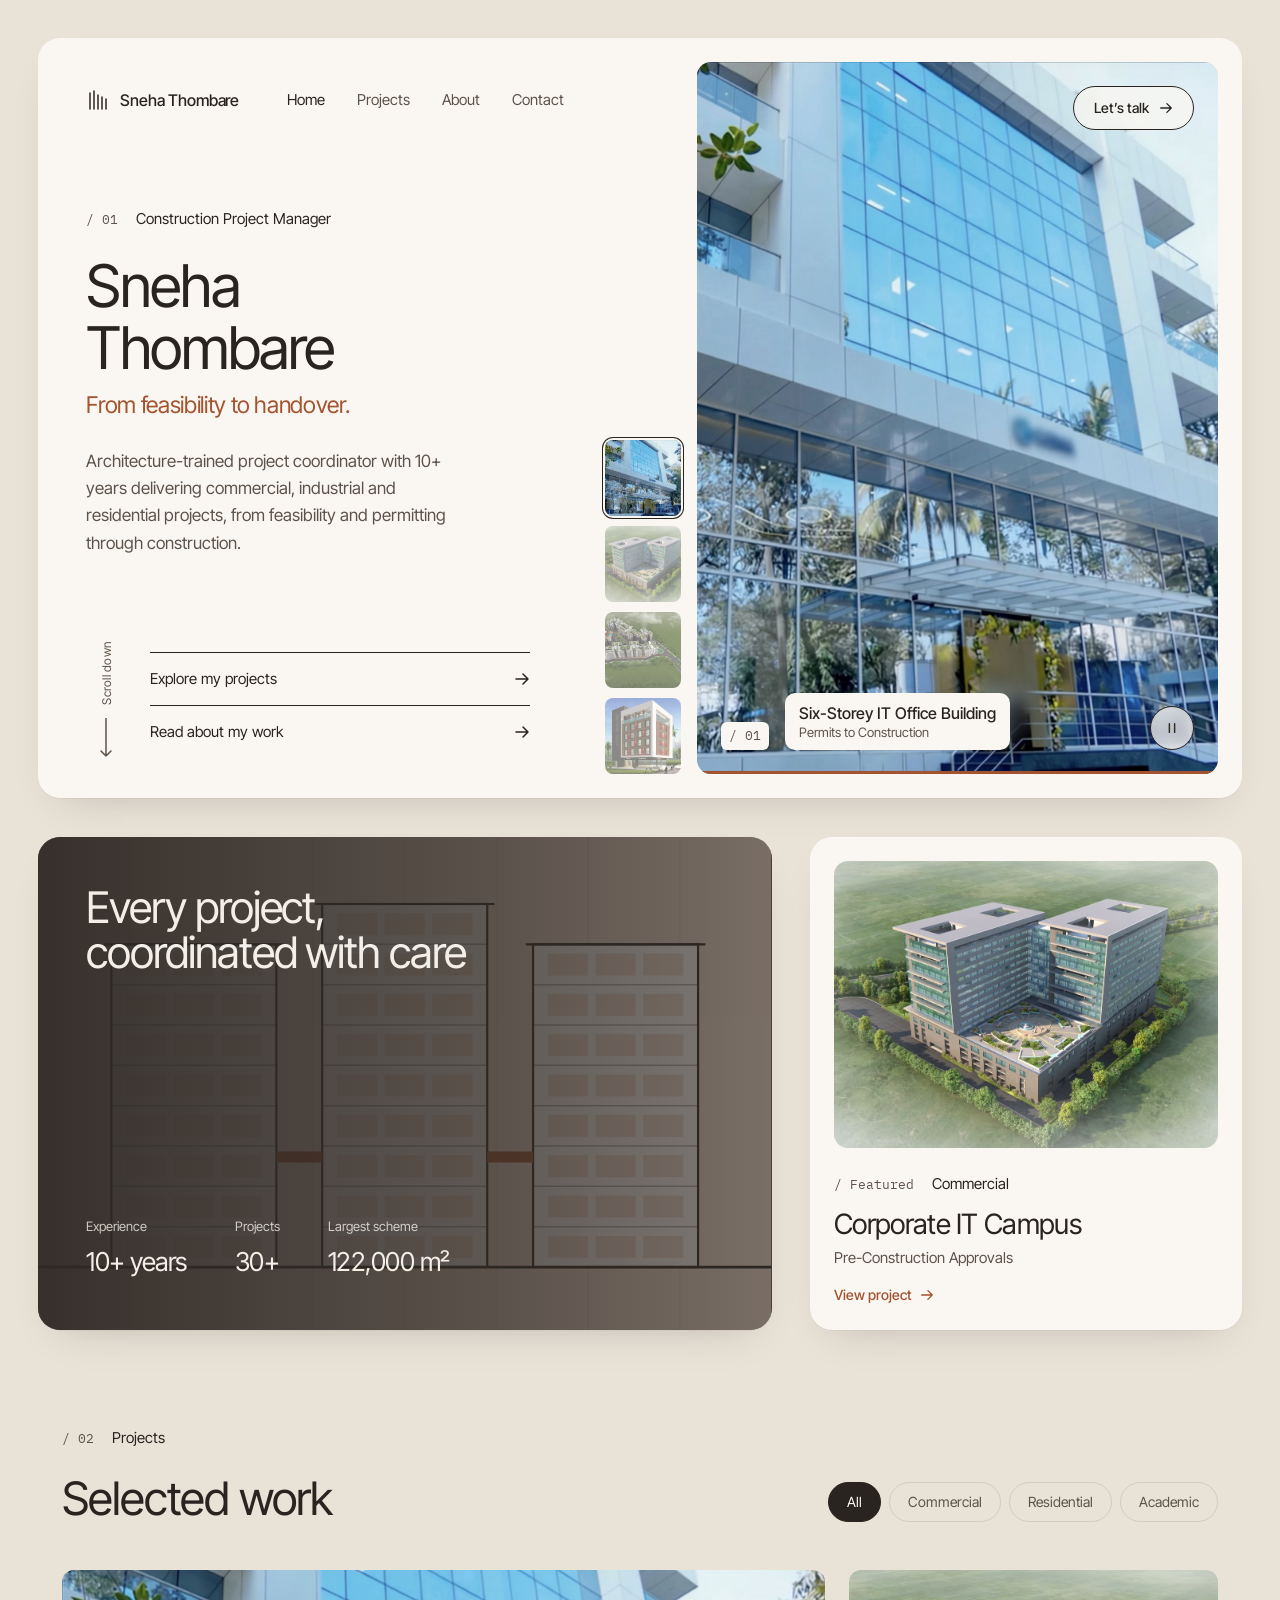
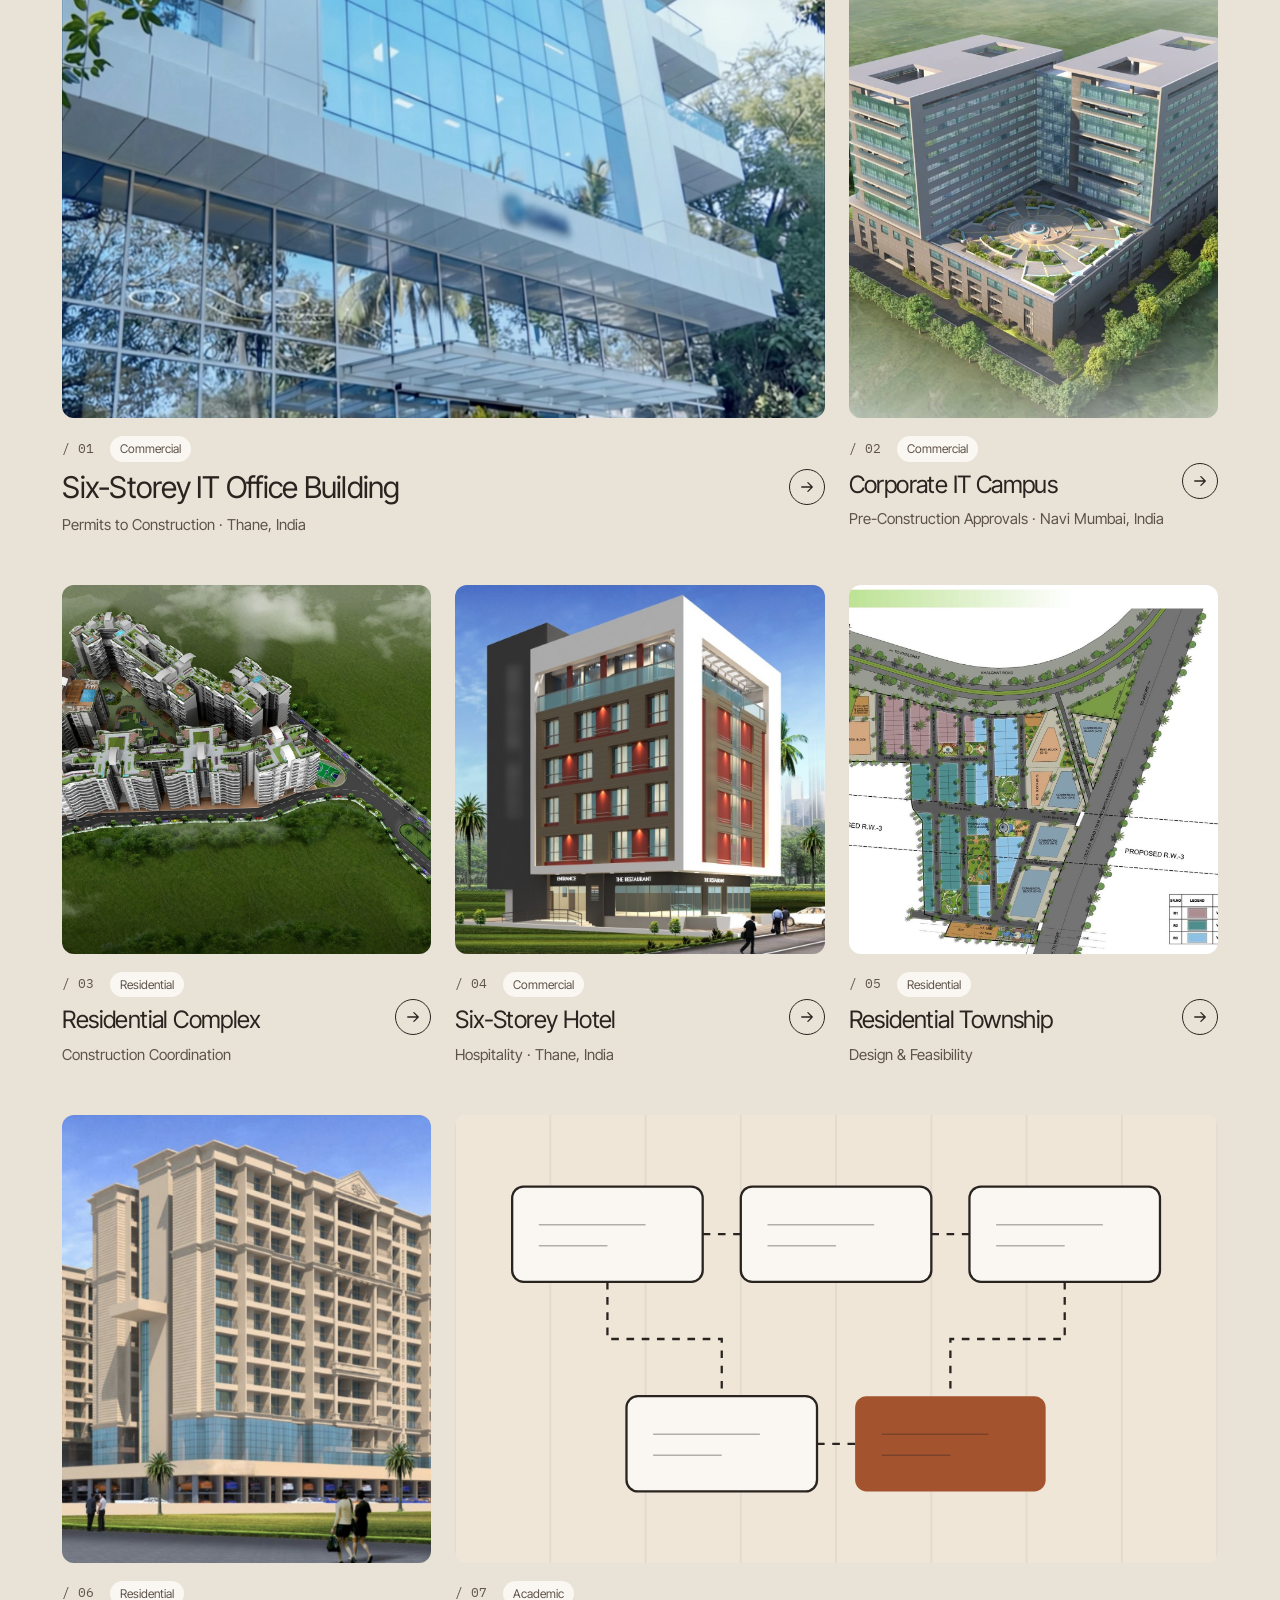
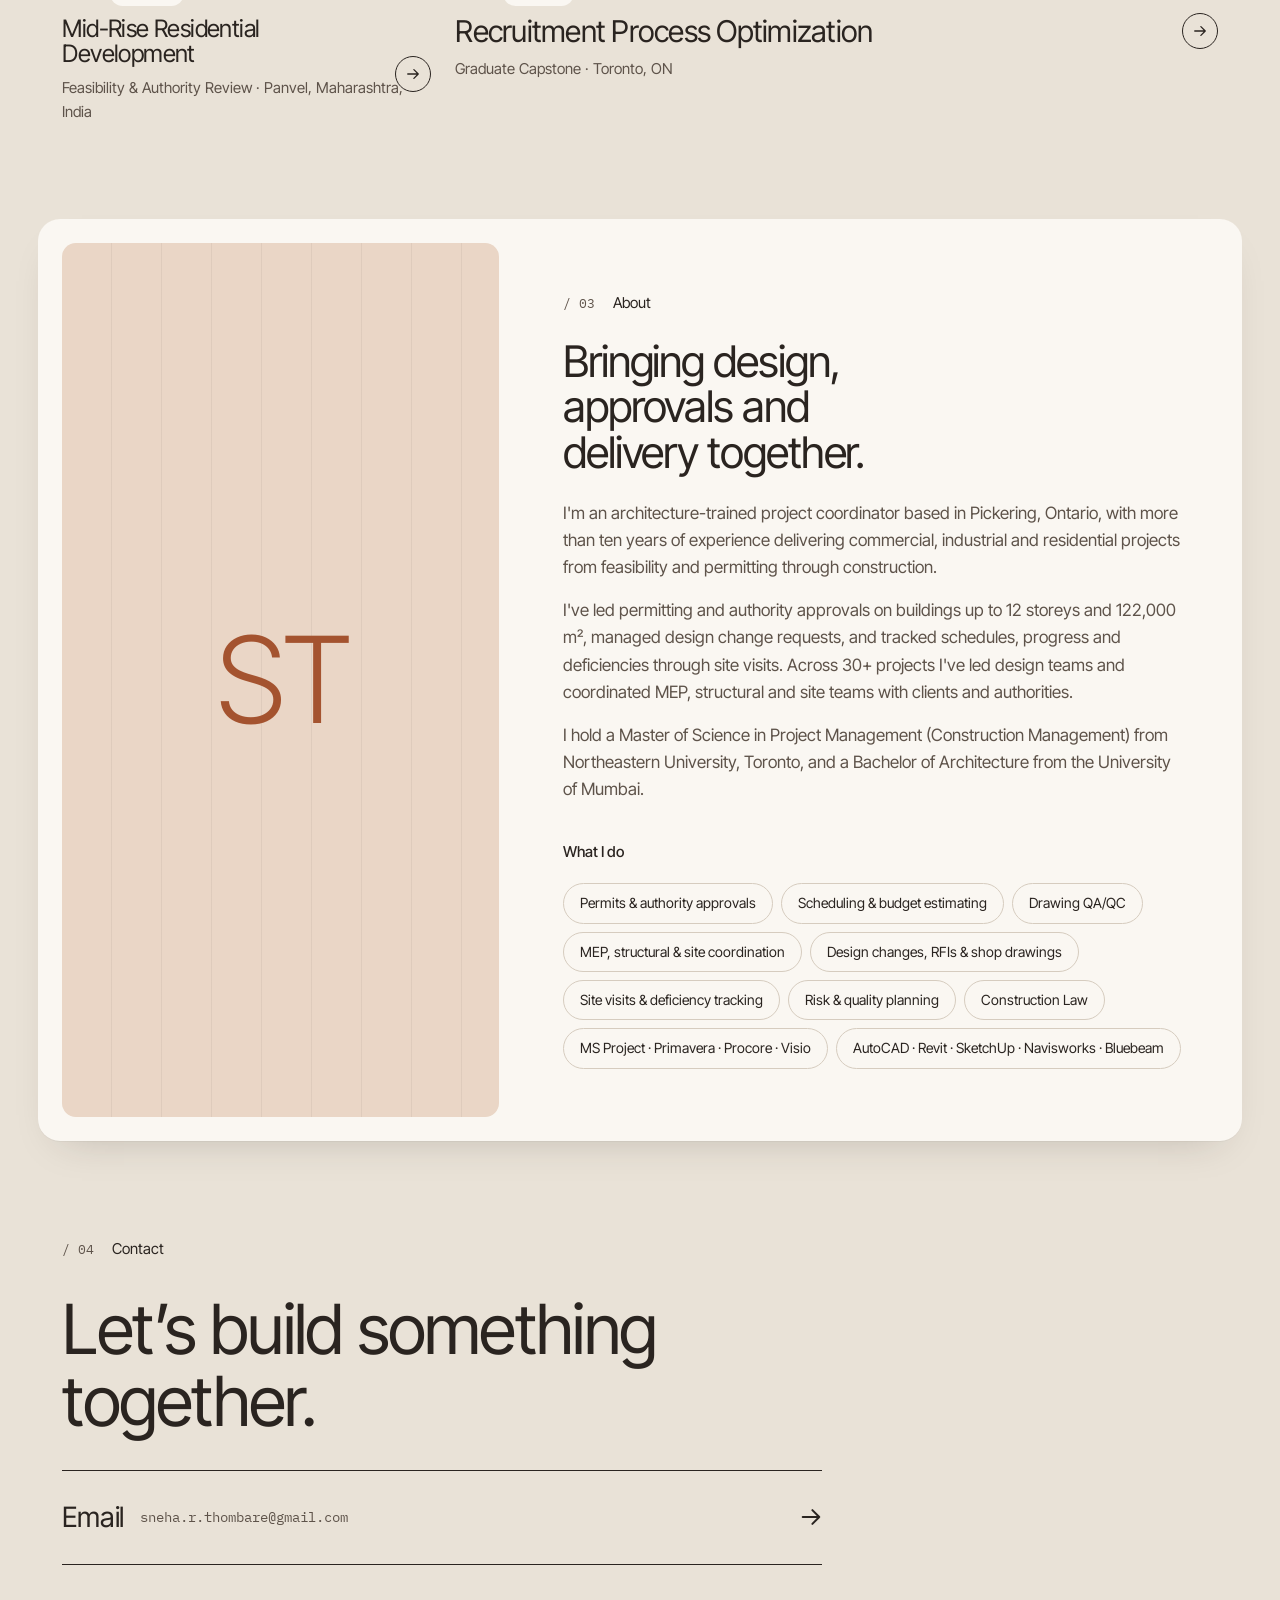
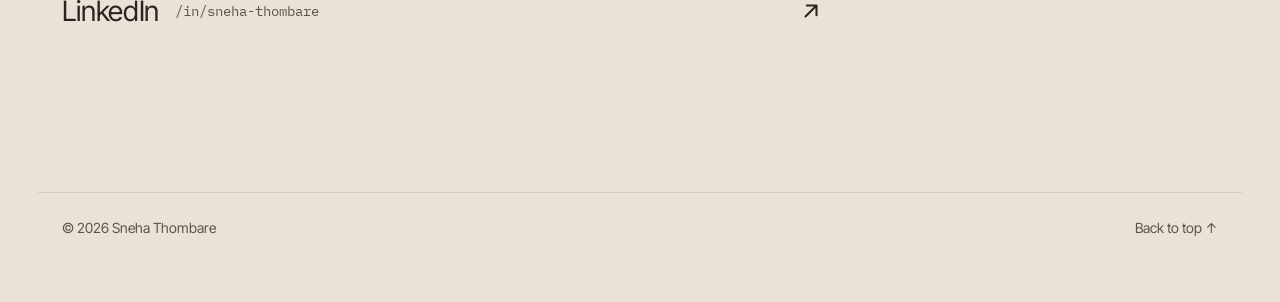
<file: index.html>
<!doctype html>
<html lang="en">
<head>
  <meta charset="utf-8" />
  <meta name="viewport" content="width=device-width, initial-scale=1" />
  <title>Sneha Thombare · Construction Project Manager</title>
  <meta name="description" content="Portfolio of Sneha Thombare, construction project manager working across commercial, industrial and residential developments." />
  <link rel="preconnect" href="https://fonts.googleapis.com" />
  <link rel="preconnect" href="https://fonts.gstatic.com" crossorigin />
  <link href="https://fonts.googleapis.com/css2?family=IBM+Plex+Mono:wght@400;500&family=Inter+Tight:wght@300;400;500;600&display=swap" rel="stylesheet" />
  <link rel="stylesheet" href="css/styles.css?v=20261119b" />
</head>
<body>
  <a class="skip-link" href="#main">Skip to main content</a>

  <div class="page">
    <!-- ───────────── HERO SHEET ───────────── -->
    <header class="sheet hero" id="top">
      <div class="hero__text">
        <nav class="nav" aria-label="Primary">
          <a class="brand" href="#top" aria-label="Sneha Thombare, home">
            <svg class="brand__mark" viewBox="0 0 24 24" aria-hidden="true"><path d="M4 21V5M8 21V3M12 21V7M16 21V9M20 21V11"/></svg>
            <span class="brand__name">Sneha Thombare</span>
          </a>
          <button class="nav__toggle" aria-expanded="false" aria-controls="nav-links">Menu</button>
          <ul class="nav__links" id="nav-links">
            <li><a href="#top" aria-current="page">Home</a></li>
            <li><a href="#projects">Projects</a></li>
            <li><a href="#about">About</a></li>
            <li><a href="#contact">Contact</a></li>
          </ul>
        </nav>

        <div class="hero__body">
          <p class="eyebrow"><span class="eyebrow__num">/ 01</span><span data-site="title">Construction Project Manager</span></p>
          <h1 class="hero__title">Sneha <br />Thombare</h1>
          <p class="hero__tagline">From feasibility to handover.</p>
          <p class="hero__lede" data-site="intro"></p>
        </div>

        <div class="hero__foot">
          <a class="scroll-cue" href="#projects"><span>Scroll down</span><svg viewBox="0 0 12 40" aria-hidden="true"><path d="M6 0v38M1 33l5 5 5-5"/></svg></a>
          <ul class="link-rows">
            <li><a href="#projects">Explore my projects <svg viewBox="0 0 16 16" aria-hidden="true"><path d="M2 8h12M9 3l5 5-5 5"/></svg></a></li>
            <li><a href="#about">Read about my work <svg viewBox="0 0 16 16" aria-hidden="true"><path d="M2 8h12M9 3l5 5-5 5"/></svg></a></li>
          </ul>
        </div>
      </div>

      <div class="hero__visual">
        <div class="thumbs" role="group" aria-label="Featured projects" id="hero-thumbs"></div>
        <figure class="stage">
          <div class="stage__media" id="hero-stage"></div>
          <a class="pill" href="#contact">Let’s talk <svg viewBox="0 0 16 16" aria-hidden="true"><path d="M2 8h12M9 3l5 5-5 5"/></svg></a>
          <div class="stage__bar">
            <figcaption class="stage__caption" id="hero-caption"></figcaption>
            <button class="stage__toggle" id="hero-toggle" type="button" aria-label="Pause slideshow" aria-pressed="false">
              <svg class="i-pause" viewBox="0 0 16 16" aria-hidden="true"><path d="M5 3v10M11 3v10"/></svg>
              <svg class="i-play" viewBox="0 0 16 16" aria-hidden="true"><path d="M5 3l8 5-8 5z"/></svg>
            </button>
          </div>
          <div class="stage__progress" aria-hidden="true"><span id="hero-progress"></span></div>
        </figure>
      </div>
    </header>

    <main id="main">
      <!-- ───────────── BENTO STRIP ───────────── -->
      <section class="bento" aria-label="Highlights">
        <article class="sheet bento__statement">
          <div class="bento__statement-art" id="statement-art" aria-hidden="true"></div>
          <div class="bento__statement-text">
            <h2>Every project, <br />coordinated with care</h2>
            <dl class="stats" id="stats"></dl>
          </div>
        </article>
        <a class="sheet bento__feature" id="bento-feature" href="#projects"></a>
      </section>

      <!-- ───────────── PROJECTS ───────────── -->
      <section class="section" id="projects" aria-labelledby="projects-title">
        <div class="section__head">
          <p class="eyebrow"><span class="eyebrow__num">/ 02</span>Projects</p>
          <h2 id="projects-title" class="section__title">Selected work</h2>
          <div class="filters" role="group" aria-label="Filter projects by category" id="filters"></div>
        </div>
        <ul class="grid" id="project-grid"></ul>
        <p class="grid__empty" id="grid-status" role="status" aria-live="polite"></p>
      </section>

      <!-- ───────────── ABOUT ───────────── -->
      <section class="section sheet about" id="about" aria-labelledby="about-title">
        <div class="about__portrait">
          <!-- Replace with: <img src="images/portrait.jpg" alt="Portrait of Sneha Thombare" width="600" height="750"> -->
          <div class="portrait-ph" aria-hidden="true"><span>ST</span></div>
        </div>
        <div class="about__text">
          <p class="eyebrow"><span class="eyebrow__num">/ 03</span>About</p>
          <h2 id="about-title" class="section__title">Bringing design, approvals and delivery together.</h2>
          <div id="about-bio" class="about__bio"></div>
          <h3 class="about__sub">What I do</h3>
          <ul class="skills" id="about-skills"></ul>
        </div>
      </section>

      <!-- ───────────── CONTACT ───────────── -->
      <section class="section contact" id="contact" aria-labelledby="contact-title">
        <p class="eyebrow"><span class="eyebrow__num">/ 04</span>Contact</p>
        <h2 id="contact-title" class="contact__title">Let’s build something <br />together.</h2>
        <ul class="link-rows link-rows--lg">
          <li><a id="contact-email" href="#">Email <span class="link-rows__meta" data-site="email"></span><svg viewBox="0 0 16 16" aria-hidden="true"><path d="M2 8h12M9 3l5 5-5 5"/></svg></a></li>
          <li><a id="contact-linkedin" href="#" target="_blank" rel="noopener">LinkedIn <span class="link-rows__meta">/in/sneha-thombare</span><svg viewBox="0 0 16 16" aria-hidden="true"><path d="M4 12L12 4M5 4h7v7"/></svg></a></li>
        </ul>
      </section>
    </main>

    <footer class="footer">
      <span>© <span id="year"></span> Sneha Thombare</span>
      <a href="#top">Back to top ↑</a>
    </footer>
  </div>

  <script src="js/data.js?v=20261119b"></script>
  <script src="js/main.js?v=20261119b"></script>
</body>
</html>
</file>
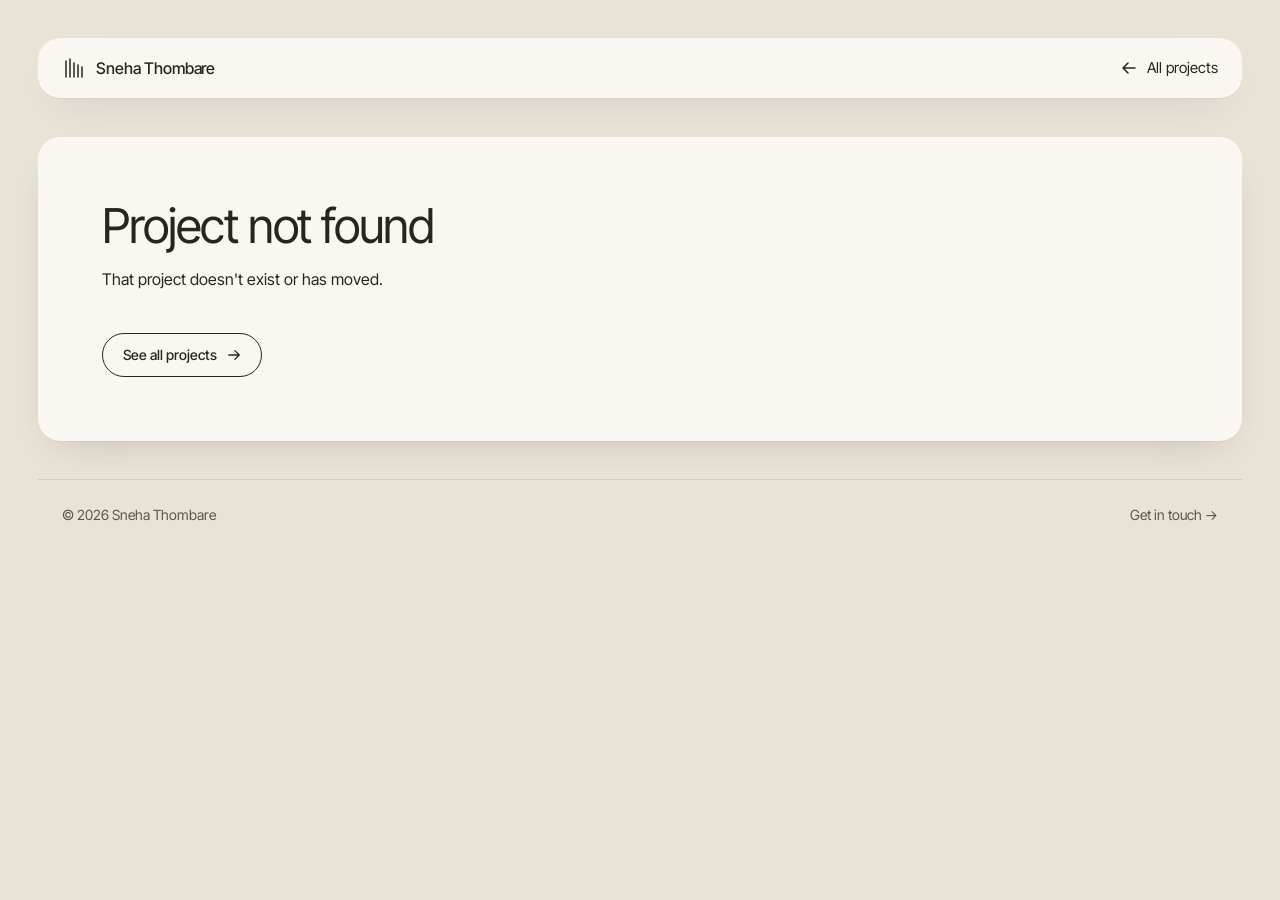
<file: project.html>
<!doctype html>
<html lang="en">
<head>
  <meta charset="utf-8" />
  <meta name="viewport" content="width=device-width, initial-scale=1" />
  <title>Project · Sneha Thombare</title>
  <link rel="preconnect" href="https://fonts.googleapis.com" />
  <link rel="preconnect" href="https://fonts.gstatic.com" crossorigin />
  <link href="https://fonts.googleapis.com/css2?family=IBM+Plex+Mono:wght@400;500&family=Inter+Tight:wght@300;400;500;600&display=swap" rel="stylesheet" />
  <link rel="stylesheet" href="css/styles.css?v=20261119b" />
</head>
<body>
  <a class="skip-link" href="#main">Skip to main content</a>
  <div class="page">
    <header class="sheet bar">
      <a class="brand" href="index.html" aria-label="Sneha Thombare, home">
        <svg class="brand__mark" viewBox="0 0 24 24" aria-hidden="true"><path d="M4 21V5M8 21V3M12 21V7M16 21V9M20 21V11"/></svg>
        <span class="brand__name">Sneha Thombare</span>
      </a>
      <a class="back" href="index.html#projects"><svg viewBox="0 0 16 16" aria-hidden="true"><path d="M14 8H2M7 3L2 8l5 5"/></svg>All projects</a>
    </header>

    <main id="main" class="case" tabindex="-1"></main>

    <footer class="footer">
      <span>© <span id="year"></span> Sneha Thombare</span>
      <a href="index.html#contact">Get in touch →</a>
    </footer>
  </div>
  <script src="js/data.js?v=20261119b"></script>
  <script src="js/main.js?v=20261119b"></script>
</body>
</html>
</file>
<file: css/styles.css>
/* ─────────────────────────────────────────────
   Sneha Thombare · Portfolio
   Warm earthy palette — edit the tokens below to re-brand.
   ───────────────────────────────────────────── */
:root {
  color-scheme: light;

  /* Colour tokens */
  --bg: #e9e2d7;          /* sand page background */
  --surface: #faf7f2;     /* sheet / card */
  --surface-2: #f2ece3;   /* subtle panels */
  --ink: #2a2420;         /* primary text */
  --ink-soft: #5e534a;    /* secondary text (≥5.9:1 on sand) */
  --line: #d6ccbf;        /* hairlines */
  --accent: #a4532f;      /* terracotta */
  --accent-ink: #ffffff;
  --accent-soft: #e8cdb9;
  --olive: #7c7f5c;
  --dark: #2f2925;
  --on-dark: #f3eee6;

  /* Art tones */
  --tone-sand: #efe6d8;
  --tone-clay: #ead6c6;
  --tone-stone: #e3dfd6;

  /* Type */
  --font-sans: "Inter Tight", system-ui, -apple-system, "Segoe UI", sans-serif;
  --font-mono: "IBM Plex Mono", ui-monospace, "SF Mono", Menlo, monospace;

  /* Spacing (8pt) & shape */
  --s1: 8px; --s2: 16px; --s3: 24px; --s4: 32px; --s5: 48px; --s6: 64px; --s7: 96px;
  --radius: 22px;
  --radius-sm: 12px;
  --shadow: 0 1px 0 rgb(42 36 32 / 0.04), 0 18px 40px -24px rgb(42 36 32 / 0.25);
  --ease: cubic-bezier(0.2, 0.7, 0.2, 1);
  --gutter: clamp(16px, 3vw, 40px);
}

*, *::before, *::after { box-sizing: border-box; }
html { scroll-behavior: smooth; -webkit-text-size-adjust: 100%; }
body {
  margin: 0;
  background: var(--bg);
  color: var(--ink);
  font-family: var(--font-sans);
  font-size: 16px;
  line-height: 1.6;
  -webkit-font-smoothing: antialiased;
}
img, svg { display: block; max-width: 100%; }
a { color: inherit; text-decoration: none; }
button { font: inherit; color: inherit; cursor: pointer; }
h1, h2, h3 { margin: 0; font-weight: 400; letter-spacing: -0.025em; line-height: 1.05; text-wrap: balance; }
p { margin: 0; }
ul { margin: 0; padding: 0; list-style: none; }
:focus-visible { outline: 2px solid var(--accent); outline-offset: 3px; border-radius: 6px; }

.skip-link {
  position: absolute; left: var(--s2); top: -60px; z-index: 100;
  background: var(--ink); color: var(--surface); padding: 10px 16px; border-radius: 8px;
}
.skip-link:focus { top: var(--s2); }

/* svg icon strokes */
.brand__mark path, .link-rows svg path, .pill svg path, .scroll-cue svg path,
.card__arrow svg path, .more svg path, .back svg path {
  fill: none; stroke: currentColor; stroke-width: 1.5; stroke-linecap: round; stroke-linejoin: round;
}

.page { max-width: 1360px; margin: 0 auto; padding: var(--gutter); display: grid; gap: var(--gutter); }
.sheet { background: var(--surface); border-radius: var(--radius); box-shadow: var(--shadow); }

.eyebrow {
  display: flex; gap: 18px; align-items: baseline;
  font-size: 15px; color: var(--ink);
}
.eyebrow__num { font-family: var(--font-mono); font-size: 13px; color: var(--ink-soft); }

/* ───────── HERO ───────── */
.hero {
  display: grid;
  grid-template-columns: minmax(0, 1fr) minmax(0, 1.18fr);
  gap: var(--s3);
  padding: var(--s3);
  min-height: min(760px, calc(100dvh - 2 * var(--gutter)));
}
.hero__text { display: flex; flex-direction: column; padding: var(--s2) var(--s2) var(--s2) var(--s3); }

.nav { display: flex; align-items: center; gap: var(--s5); position: relative; }
.brand { display: inline-flex; align-items: center; gap: 10px; min-height: 44px; }
.brand__mark { width: 24px; height: 24px; }
.brand__name { font-weight: 500; letter-spacing: -0.01em; }
.nav__links { display: flex; gap: var(--s4); font-size: 15px; }
.nav__links a { color: var(--ink-soft); padding: 10px 0; transition: color .2s var(--ease); }
.nav__links a:hover, .nav__links a[aria-current="page"] { color: var(--ink); }
.nav__toggle { display: none; }

.hero__body { margin-top: auto; padding-top: var(--s6); }
.hero__title { font-size: clamp(40px, 4.6vw, 68px); font-weight: 400; margin: var(--s3) 0 var(--s1); }
.hero__tagline { font-size: clamp(20px, 1.8vw, 26px); letter-spacing: -0.015em; color: var(--accent); margin-bottom: var(--s3); }
.hero__lede { max-width: 38ch; color: var(--ink-soft); font-size: 17px; }

.hero__foot { margin-top: auto; padding-top: var(--s6); display: grid; grid-template-columns: 40px 1fr; align-items: end; gap: var(--s3); }
.scroll-cue { display: flex; flex-direction: column; align-items: center; gap: 14px; font-size: 12px; color: var(--ink-soft); }
.scroll-cue span { writing-mode: vertical-rl; transform: rotate(180deg); letter-spacing: .02em; }
.scroll-cue svg { width: 12px; height: 40px; }

.link-rows { max-width: 380px; }
.link-rows a {
  display: flex; align-items: center; gap: var(--s2);
  border-top: 1px solid var(--ink);
  padding: 14px 0; min-height: 52px; font-size: 15px;
  transition: color .2s var(--ease), padding .25s var(--ease);
}
.link-rows a svg { width: 16px; height: 16px; margin-left: auto; transition: transform .25s var(--ease); }
.link-rows a:hover { color: var(--accent); }
.link-rows a:hover svg { transform: translateX(4px); }

.hero__visual { display: grid; grid-template-columns: 76px minmax(0, 1fr); gap: var(--s2); align-items: end; }
.thumbs { display: grid; gap: 10px; padding-bottom: 0; }
.thumb {
  padding: 0; border: 0; background: none; border-radius: 8px; overflow: hidden;
  aspect-ratio: 1; opacity: .55; outline-offset: 2px;
  transition: opacity .25s var(--ease), transform .25s var(--ease);
}
.thumb:hover { opacity: .85; }
.thumb[aria-pressed="true"] { opacity: 1; box-shadow: 0 0 0 2px var(--surface), 0 0 0 3px var(--ink); }
.thumb svg, .thumb img { width: 100%; height: 100%; object-fit: cover; }

.stage { position: relative; margin: 0; height: 100%; min-height: 420px; border-radius: 14px; overflow: hidden; background: var(--surface-2); }
.stage__media, .stage__media svg, .stage__media img { position: absolute; inset: 0; width: 100%; height: 100%; object-fit: cover; }
.stage__media.is-swap { animation: swap .6s var(--ease); }
@keyframes swap { from { opacity: 0; transform: scale(1.03); } to { opacity: 1; transform: none; } }
.pill {
  position: absolute; top: var(--s3); right: var(--s3);
  display: inline-flex; align-items: center; gap: 10px;
  min-height: 44px; padding: 0 20px; border-radius: 999px;
  border: 1px solid var(--ink); background: rgb(250 247 242 / .75); backdrop-filter: blur(6px);
  font-size: 14px; font-weight: 500;
  transition: background .2s var(--ease), color .2s var(--ease), border-color .2s var(--ease);
}
.pill svg { width: 14px; height: 14px; }
.pill:hover { background: var(--accent); border-color: var(--accent); color: var(--accent-ink); }
.pill--static { position: static; margin-top: var(--s3); }
.stage__bar {
  position: absolute; left: var(--s3); bottom: var(--s3); right: var(--s3);
  display: flex; align-items: flex-end; justify-content: space-between; gap: var(--s2);
}
.stage__caption { display: flex; align-items: flex-end; gap: var(--s2); min-width: 0; }
.stage__toggle {
  flex: none; width: 44px; height: 44px; border-radius: 50%;
  display: grid; place-items: center;
  border: 1px solid var(--ink); background: rgb(250 247 242 / .75); backdrop-filter: blur(6px);
  transition: background .2s var(--ease), color .2s var(--ease);
}
.stage__toggle:hover { background: var(--ink); color: var(--surface); }
.stage__toggle svg { width: 14px; height: 14px; }
.stage__toggle path { stroke: currentColor; stroke-width: 1.6; stroke-linecap: round; stroke-linejoin: round; fill: none; }
.stage__toggle .i-play path { fill: currentColor; }
.stage__toggle .i-play, .stage__toggle.is-paused .i-pause { display: none; }
.stage__toggle.is-paused .i-play { display: block; }
.stage__progress { position: absolute; left: 0; right: 0; bottom: 0; height: 3px; background: rgb(42 36 32 / .08); }
.stage__progress span { display: block; height: 100%; width: 100%; background: var(--accent); transform-origin: left; transform: scaleX(0); }
@keyframes progress { from { transform: scaleX(0); } to { transform: scaleX(1); } }
.stage__num { white-space: nowrap; font-family: var(--font-mono); font-size: 13px; color: var(--ink); background: var(--surface); padding: 4px 8px; border-radius: 6px; }
.stage__caption a { display: grid; background: var(--surface); padding: 10px 14px; border-radius: 10px; line-height: 1.3; }
.stage__caption strong { font-weight: 500; }
.stage__caption span { font-size: 13px; color: var(--ink-soft); }
.stage__caption a:hover strong { color: var(--accent); }

/* ───────── BENTO ───────── */
.bento { display: grid; grid-template-columns: minmax(0, 1.7fr) minmax(0, 1fr); gap: var(--gutter); }
.bento__statement { position: relative; overflow: hidden; min-height: 440px; background: var(--dark); color: var(--on-dark); display: flex; }
.bento__statement-art { position: absolute; inset: 0; opacity: .5; }
.bento__statement-art svg { width: 100%; height: 100%; }
.bento__statement::after { content: ""; position: absolute; inset: 0; background: linear-gradient(90deg, rgb(47 41 37 / .92) 0%, rgb(47 41 37 / .55) 60%, rgb(47 41 37 / .2)); }
.bento__statement-text { position: relative; z-index: 1; padding: var(--s5); display: flex; flex-direction: column; justify-content: space-between; gap: var(--s5); }
.bento__statement h2 { font-size: clamp(32px, 3.4vw, 50px); }
.stats { display: flex; gap: var(--s5); margin: 0; }
.stats dt { font-size: 13px; opacity: .8; }
.stats dd { margin: 4px 0 0; font-size: 26px; letter-spacing: -0.02em; }

.bento__feature { display: flex; flex-direction: column; padding: var(--s3); gap: var(--s3); transition: transform .3s var(--ease); }
.bento__feature-media { border-radius: 14px; overflow: hidden; aspect-ratio: 4/3; }
.bento__feature-media svg, .bento__feature-media img { width: 100%; height: 100%; object-fit: cover; transition: transform .6s var(--ease); }
.bento__feature:hover .bento__feature-media > * { transform: scale(1.03); }
.bento__feature-text { display: grid; gap: 6px; margin-top: auto; }
.bento__feature h3 { font-size: 28px; margin-top: 8px; }
.bento__feature-text > p:not(.eyebrow) { color: var(--ink-soft); font-size: 15px; }
.more { display: inline-flex; align-items: center; gap: 8px; font-size: 14px; font-weight: 500; margin-top: 8px; color: var(--accent); }
.more svg { width: 14px; height: 14px; transition: transform .25s var(--ease); }
.bento__feature:hover .more svg { transform: translateX(4px); }

/* ───────── SECTIONS ───────── */
.section { padding: var(--s7) var(--s3) var(--s5); scroll-margin-top: var(--s3); }
.section__head { display: grid; grid-template-columns: 1fr auto; align-items: end; gap: var(--s3) var(--s4); margin-bottom: var(--s5); }
.section__head .eyebrow { grid-column: 1 / -1; }
.section__title { font-size: clamp(32px, 3.6vw, 52px); }

.filters { display: flex; flex-wrap: wrap; gap: 8px; }
.chip {
  min-height: 40px; padding: 0 18px; border-radius: 999px;
  border: 1px solid var(--line); background: transparent; font-size: 14px; color: var(--ink-soft);
  transition: all .2s var(--ease);
}
.chip:hover { border-color: var(--ink); color: var(--ink); }
.chip[aria-pressed="true"] { background: var(--ink); border-color: var(--ink); color: var(--surface); }

/* Bento grid — 6 columns. lg spans 4, sm/md span 2.
   lg (8:5) and sm (4:5) share the same image height, so rows line up. */
.grid { display: grid; grid-template-columns: repeat(6, minmax(0, 1fr)); gap: var(--s5) var(--s3); }
.card { grid-column: span 2; }
.card--lg { grid-column: span 4; }
.card a { display: grid; gap: 10px; position: relative; }
.card[hidden] { display: none; }
.card__media { aspect-ratio: 4/3; border-radius: var(--radius-sm); overflow: hidden; background: var(--surface-2); }
.card--lg .card__media, .card--sm .card__media { aspect-ratio: auto; height: clamp(340px, 35vw, 500px); }
.card--md .card__media { aspect-ratio: 1/1; }
.card--lg .card__title { font-size: 30px; }
.card__media svg, .card__media img { width: 100%; height: 100%; object-fit: cover; transition: transform .6s var(--ease); }
.card a:hover .card__media > * { transform: scale(1.04); }
.card__meta { display: flex; align-items: center; gap: var(--s2); margin-top: 8px; }
.card__num { font-family: var(--font-mono); font-size: 13px; color: var(--ink-soft); }
.tag { font-size: 12px; padding: 3px 10px; border-radius: 999px; background: var(--surface); color: var(--ink-soft); }
.card__title { font-size: 24px; padding-right: 40px; }
.card__phase { font-size: 15px; color: var(--ink-soft); }
.card__arrow { position: absolute; right: 0; bottom: 32px; width: 36px; height: 36px; border-radius: 50%; border: 1px solid var(--ink); display: grid; place-items: center; transition: all .25s var(--ease); }
.card__arrow svg { width: 14px; height: 14px; }
.card a:hover .card__arrow { background: var(--accent); border-color: var(--accent); color: var(--accent-ink); }
.card a:hover .card__title { color: var(--accent); }
.grid__empty { margin-top: var(--s3); font-size: 14px; color: var(--ink-soft); min-height: 1lh; }

/* About */
.about { display: grid; grid-template-columns: minmax(0, 0.8fr) minmax(0, 1.2fr); gap: var(--s6); padding: var(--s3); }
.about__portrait { border-radius: 14px; overflow: hidden; min-height: 420px; }
.portrait-ph { height: 100%; min-height: 420px; display: grid; place-items: center; background:
  repeating-linear-gradient(90deg, transparent 0 49px, rgb(42 36 32 / .06) 49px 50px), var(--tone-clay); }
.portrait-ph span { font-size: 120px; font-weight: 300; letter-spacing: -0.05em; color: var(--accent); }
.about__portrait img { width: 100%; height: 100%; object-fit: cover; }
.about__text { padding: var(--s5) var(--s4) var(--s5) 0; display: grid; gap: var(--s3); align-content: center; }
.about__text .section__title { font-size: clamp(30px, 3.4vw, 48px); max-width: 18ch; }
.about__bio { display: grid; gap: var(--s2); color: var(--ink-soft); max-width: 62ch; font-size: 17px; }
.about__sub { font-size: 15px; font-weight: 500; letter-spacing: 0; margin-top: var(--s2); }
.skills { display: flex; flex-wrap: wrap; gap: 8px; }
.skills li { font-size: 14px; padding: 8px 16px; border: 1px solid var(--line); border-radius: 999px; }

/* Contact */
.contact { display: grid; gap: var(--s4); padding-bottom: var(--s7); }
.contact__title { font-size: clamp(38px, 5.4vw, 80px); }
.link-rows--lg { max-width: 760px; }
.link-rows--lg a { font-size: clamp(20px, 2.2vw, 28px); padding: var(--s3) 0; letter-spacing: -0.01em; }
.link-rows--lg a svg { width: 22px; height: 22px; }
.link-rows__meta { font-family: var(--font-mono); font-size: 14px; color: var(--ink-soft); letter-spacing: 0; overflow-wrap: anywhere; }

.footer { display: flex; justify-content: space-between; gap: var(--s2); padding: var(--s3); border-top: 1px solid var(--line); font-size: 14px; color: var(--ink-soft); }
.footer a:hover { color: var(--accent); }

/* ───────── CASE STUDY ───────── */
.bar { display: flex; align-items: center; justify-content: space-between; padding: var(--s1) var(--s3); }
.back { display: inline-flex; align-items: center; gap: 10px; min-height: 44px; font-size: 15px; }
.back svg { width: 16px; height: 16px; transition: transform .25s var(--ease); }
.back:hover { color: var(--accent); }
.back:hover svg { transform: translateX(-4px); }
.case { display: grid; gap: var(--gutter); outline: none; }
.case__hero { display: grid; grid-template-columns: minmax(0, 1fr) minmax(0, 1.25fr); gap: var(--s4); padding: var(--s3); }
.case__intro { padding: var(--s5) var(--s3); display: flex; flex-direction: column; gap: var(--s3); }
.case__title { font-size: clamp(36px, 4vw, 60px); }
.case__summary { color: var(--ink-soft); font-size: 17px; max-width: 46ch; }
.facts { display: grid; margin: auto 0 0; border-top: 1px solid var(--ink); }
.facts div { display: flex; justify-content: space-between; gap: var(--s2); padding: 14px 0; border-bottom: 1px solid var(--line); font-size: 15px; }
.facts dt { color: var(--ink-soft); }
.facts dd { margin: 0; text-align: right; }
.case__media { margin: 0; border-radius: 14px; overflow: hidden; min-height: 480px; align-self: start; position: sticky; top: var(--s3); aspect-ratio: 5/4; max-height: calc(100dvh - 2 * var(--s3)); }
.case__media svg, .case__media img { width: 100%; height: 100%; object-fit: cover; }
.case__body { display: grid; grid-template-columns: minmax(0, 1.6fr) minmax(0, 1fr); gap: var(--gutter); }
.facts dd { max-width: 62%; }
.highlights strong { color: var(--ink); font-weight: 500; }
.case__section { padding: var(--s5); display: grid; gap: var(--s4); }
.case__section--split { grid-template-columns: minmax(0, 1fr) minmax(0, 2fr); align-items: start; }
.case__section--bare { padding: var(--s5) var(--s3) var(--s2); }
.case__prose { display: grid; gap: var(--s2); max-width: 72ch; color: var(--ink-soft); font-size: 18px; }
.case__lead { font-size: clamp(19px, 1.6vw, 23px); line-height: 1.55; letter-spacing: -0.01em; color: var(--ink); max-width: 60ch; }
.steps { margin: 0; padding: 0; list-style: none; display: grid; grid-template-columns: repeat(5, minmax(0, 1fr)); gap: var(--s3); }
.steps li { display: grid; gap: 10px; align-content: start; padding-top: var(--s2); border-top: 1px solid var(--ink); }
.steps__num { font-family: var(--font-mono); font-size: 13px; color: var(--accent); }
.steps h3 { font-size: 20px; letter-spacing: -0.015em; }
.steps p { font-size: 15px; color: var(--ink-soft); }
.features { display: grid; grid-template-columns: repeat(3, minmax(0, 1fr)); gap: var(--gutter); }
.features li { padding: var(--s4); display: grid; gap: 12px; align-content: start; }
.features li:first-child { grid-column: span 2; background: var(--dark); color: var(--on-dark); }
.features li:first-child p { color: var(--on-dark); opacity: .85; }
.features h3 { font-size: 22px; letter-spacing: -0.015em; }
.features h3::before { content: ""; display: block; width: 28px; height: 3px; background: var(--accent); margin-bottom: var(--s2); }
.features p { font-size: 16px; color: var(--ink-soft); }
.case__body--even { grid-template-columns: 1fr 1fr; }
.case__block--accent { background: var(--tone-clay); }
.ticks, .dashes { margin: 0; padding: 0; list-style: none; display: grid; gap: 14px; }
.ticks li, .dashes li { display: grid; grid-template-columns: 22px 1fr; gap: 12px; font-size: 17px; color: var(--ink); }
.dashes li { color: var(--ink-soft); font-size: 16px; }
.ticks li::before { content: ""; width: 16px; height: 9px; margin-top: 6px; border-left: 2px solid var(--accent); border-bottom: 2px solid var(--accent); transform: rotate(-45deg); }
.dashes li::before { content: ""; width: 14px; height: 1px; margin-top: 13px; background: var(--ink-soft); }
.highlights { margin: 0; padding: 0; list-style: none; counter-reset: h; display: grid; gap: var(--s3); }
.highlights li { counter-increment: h; display: grid; grid-template-columns: 40px 1fr; gap: var(--s2); color: var(--ink-soft); font-size: 17px; max-width: 70ch; padding-top: var(--s2); border-top: 1px solid var(--line); }
.highlights li::before { content: "/ " counter(h, decimal-leading-zero); font-family: var(--font-mono); font-size: 13px; color: var(--accent); padding-top: 4px; }
.gallery { display: grid; grid-template-columns: repeat(2, minmax(0, 1fr)); gap: var(--gutter); }
.gallery figure { margin: 0; padding: var(--s2); display: grid; gap: 12px; align-content: start; }
.gallery a { display: block; border-radius: var(--radius-sm); overflow: hidden; background: var(--surface-2); cursor: zoom-in; }
.gallery img { width: 100%; height: auto; transition: transform .6s var(--ease); }
.gallery a:hover img { transform: scale(1.02); }
.gallery figcaption { display: flex; gap: 12px; align-items: baseline; font-size: 14px; color: var(--ink-soft); padding: 0 4px 4px; }
.case__block { padding: var(--s5); display: grid; gap: var(--s3); align-content: start; }
.case__block p { color: var(--ink-soft); font-size: 17px; max-width: 60ch; }
.case__h { font-size: 28px; display: grid; gap: 12px; }
.case__pager { display: grid; grid-template-columns: 1fr 1fr; gap: var(--gutter); }
.case__pager a { padding: var(--s4); display: grid; gap: 8px; transition: transform .3s var(--ease); }
.case__pager a:last-child { text-align: right; }
.case__pager a:last-child .eyebrow { justify-content: flex-end; }
.case__pager strong { font-size: 24px; font-weight: 400; letter-spacing: -0.02em; }
.case__pager a:hover strong { color: var(--accent); }
.case__missing { padding: var(--s6); display: grid; gap: var(--s2); justify-items: start; }
.case__missing h1 { font-size: 48px; }

/* ───────── Placeholder art ───────── */
.art { --tone: var(--tone-sand); }
.art--clay { --tone: var(--tone-clay); }
.art--stone { --tone: var(--tone-stone); }
.a-sky { fill: var(--tone); }
.a-grid line { stroke: var(--ink); stroke-opacity: .06; }
.a-body { fill: var(--surface); stroke: var(--ink); stroke-width: 1.2; }
.a-glass { fill: var(--accent-soft); fill-opacity: .7; }
.a-plot { stroke: var(--ink); stroke-width: .8; stroke-opacity: .5; }
.a-thin { stroke: var(--ink); stroke-opacity: .35; stroke-width: .8; }
.a-line { stroke: var(--ink); stroke-width: 1.2; fill: none; }
.a-dash { stroke-dasharray: 4 4; }
.a-ground { stroke: var(--ink); stroke-width: 1.5; }
.a-tree { fill: var(--olive); fill-opacity: .8; }
.a-ring { fill: none; stroke: var(--ink); stroke-opacity: .4; stroke-dasharray: 3 4; }
.a-road { stroke: var(--surface); stroke-width: 22; fill: none; }
.a-sun { fill: var(--accent); fill-opacity: .85; }
.a-accent { fill: var(--accent); }
.a-accent-line { stroke: var(--accent); stroke-width: 6; }

/* ───────── Motion ───────── */
.reveal { opacity: 0; transform: translateY(18px); transition: opacity .7s var(--ease) var(--d, 0ms), transform .7s var(--ease) var(--d, 0ms); }
.reveal.is-in { opacity: 1; transform: none; }
@media (prefers-reduced-motion: reduce) {
  html { scroll-behavior: auto; }
  *, *::before, *::after { animation-duration: 0.01ms !important; transition-duration: 0.01ms !important; }
  .reveal { opacity: 1; transform: none; }
}

/* ───────── Responsive ───────── */
@media (max-width: 1080px) {
  .hero { grid-template-columns: 1fr; min-height: 0; }
  .hero__body { padding-top: var(--s5); }
  .hero__foot { padding-top: var(--s5); }
  .hero__visual { grid-template-columns: 1fr; }
  .thumbs { grid-template-columns: repeat(4, 64px); order: 2; }
  .stage { min-height: 0; aspect-ratio: 4/3; }
  .grid { grid-template-columns: repeat(2, minmax(0, 1fr)); }
  .card, .card--sm, .card--md { grid-column: span 1; }
  .card--lg { grid-column: 1 / -1; }
  .card__media, .card--sm .card__media, .card--md .card__media { aspect-ratio: 4/3; height: auto; }
  .card--lg .card__media { aspect-ratio: 16/9; height: auto; }
  .bento { grid-template-columns: 1fr; }
  .about { grid-template-columns: 1fr; gap: var(--s3); }
  .about__portrait, .portrait-ph { min-height: 320px; }
  .about__text { padding: var(--s3) var(--s2); }
  .case__hero, .case__body { grid-template-columns: 1fr; }
  .case__media { min-height: 0; aspect-ratio: 4/3; position: static; max-height: none; }
  .steps { grid-template-columns: repeat(2, minmax(0, 1fr)); }
  .features { grid-template-columns: repeat(2, minmax(0, 1fr)); }
  .case__section--split, .case__body--even { grid-template-columns: 1fr; }
}
@media (max-width: 720px) {
  .hero { padding: var(--s2); }
  .hero__text { padding: 0; }
  .nav { justify-content: space-between; gap: var(--s2); }
  .nav__toggle {
    display: inline-flex; align-items: center; min-height: 44px; padding: 0 16px;
    border: 1px solid var(--ink); border-radius: 999px; background: transparent; font-size: 14px;
  }
  .nav__links {
    display: none; position: absolute; top: calc(100% + 8px); left: 0; right: 0; z-index: 20;
    flex-direction: column; gap: 0; padding: var(--s1) var(--s2);
    background: var(--surface); border: 1px solid var(--line); border-radius: var(--radius-sm); box-shadow: var(--shadow);
  }
  .nav__links.is-open { display: flex; }
  .nav__links a { display: block; padding: 12px 0; }
  .hero__foot { grid-template-columns: 1fr; }
  .scroll-cue { display: none; }
  .link-rows { max-width: none; }
  .pill { top: var(--s2); right: var(--s2); }
  .stage__caption { left: var(--s2); right: var(--s2); bottom: var(--s2); }
  .thumbs { grid-template-columns: repeat(4, minmax(0, 1fr)); }
  .bento__statement { min-height: 380px; }
  .bento__statement-text { padding: var(--s4) var(--s3); }
  .stats { gap: var(--s4); flex-wrap: wrap; }
  .section { padding: var(--s6) var(--s1) var(--s4); }
  .section__head { grid-template-columns: 1fr; }
  .grid { grid-template-columns: 1fr; }
  .card, .card--lg, .card--sm, .card--md { grid-column: auto; }
  .card--lg .card__media { aspect-ratio: 4/3; }
  .card--lg .card__title { font-size: 24px; }
  .stage__bar { left: var(--s2); right: var(--s2); bottom: var(--s2); }
  .stage__num { display: none; }
  .case__intro { padding: var(--s3) var(--s1); }
  .case__block { padding: var(--s4) var(--s3); }
  .case__pager, .gallery, .steps, .features { grid-template-columns: 1fr; }
  .features li:first-child { grid-column: auto; }
  .case__section { padding: var(--s4) var(--s3); }
  .case__section--bare { padding: var(--s4) var(--s1) 0; }
  .facts div { flex-direction: column; gap: 2px; }
  .facts dd { text-align: left; max-width: none; }
  .highlights li { grid-template-columns: 1fr; gap: 4px; font-size: 16px; }
  .case__pager a:last-child { text-align: left; }
  .case__pager a:last-child .eyebrow { justify-content: flex-start; }
  .footer { flex-direction: column; }
}
</file>
